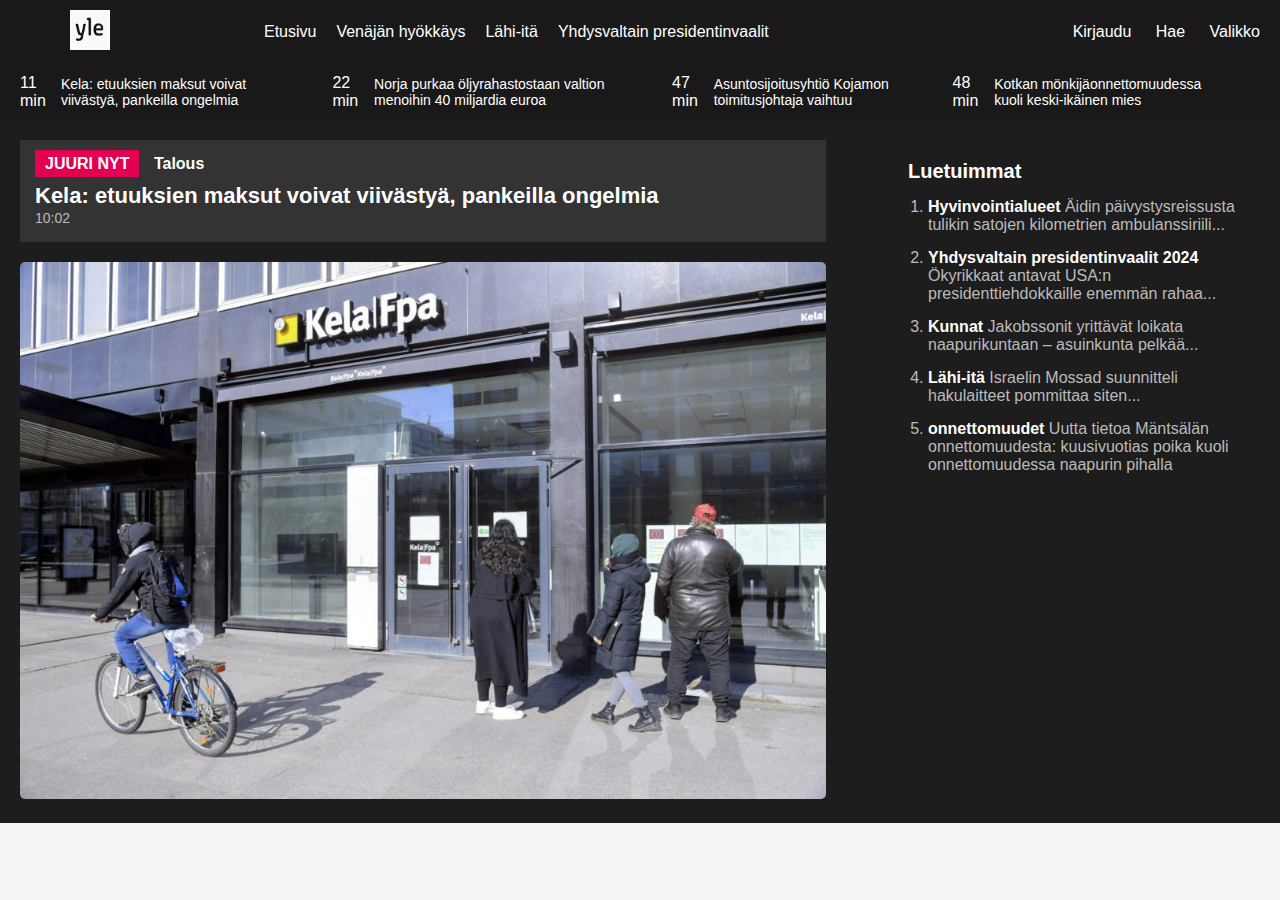
<file: harj1/index.html>
<!DOCTYPE html>
<html lang="en">
<head> 
    <title>Yle.fi</title>
    <link rel="stylesheet" href="style.css">
</head>
<body>
    <header>
        <div class="Etusivu">
            <div class="logo">
                <img src="yle.png" alt="ylelogo">
            </div>
            <div class="päävalikko">
                <ul>
                    <li><a>Etusivu</a></li>
                    <li><a>Venäjän hyökkäys</a></li>
                    <li><a>Lähi-itä</a></li>
                    <li><a>Yhdysvaltain presidentinvaalit</a></li>
                </ul>
            </div>
            <div class="käyttäjä">
                <a>Kirjaudu</a> 
                <a>Hae</a>
                <a>Valikko</a> 
            </div>
        </div>

        <div class="liveuutiset">
            <div class="uutinen"> 
                <span>11 min</span> 
                <p>Kela: etuuksien maksut voivat viivästyä, pankeilla ongelmia</p>
            </div>
            <div class="uutinen">
                <span>22 min</span> 
                <p>Norja purkaa öljyrahastostaan valtion menoihin 40 miljardia euroa</p>
            </div>
            <div class="uutinen">
                <span>47 min</span> 
                <p>Asuntosijoitusyhtiö Kojamon toimitusjohtaja vaihtuu</p>
            </div>
            <div class="uutinen">
                <span>48 min</span> 
                <p>Kotkan mönkijäonnettomuudessa kuoli keski-ikäinen mies</p>
            </div>
        </div>
    </header>

    <div class="sisältö">
        <div class="pääuutinen">
            <div class="isouutinen">
                <span class="etiketti">JUURI NYT</span>
                <span class="kategoria">Talous</span>
                <h2>Kela: etuuksien maksut voivat viivästyä, pankeilla ongelmia</h2>
                <time>10:02</time>
            </div>
            <div class="artikkelikuva">
                <img src="kela.jpg" alt="kelakuva">
            </div>
        </div>

        
        <aside class="luetuin">
            <h3>Luetuimmat</h3>
            <ol>
                <li><span>Hyvinvointialueet</span> Äidin päivystysreissusta tulikin satojen kilometrien ambulanssiriili...</li>
                <li><span>Yhdysvaltain presidentinvaalit 2024</span> Ökyrikkaat antavat USA:n presidenttiehdokkaille enemmän rahaa...</li>
                <li><span>Kunnat</span> Jakobssonit yrittävät loikata naapurikuntaan – asuinkunta pelkää...</li>
                <li><span>Lähi-itä</span> Israelin Mossad suunnitteli hakulaitteet pommittaa siten...</li>
                <li><span>onnettomuudet</span> Uutta tietoa Mäntsälän onnettomuudesta: kuusivuotias poika kuoli onnettomuudessa naapurin pihalla</li>
            </ol>
        </aside>
    </main>
</body>
</html>
</file>
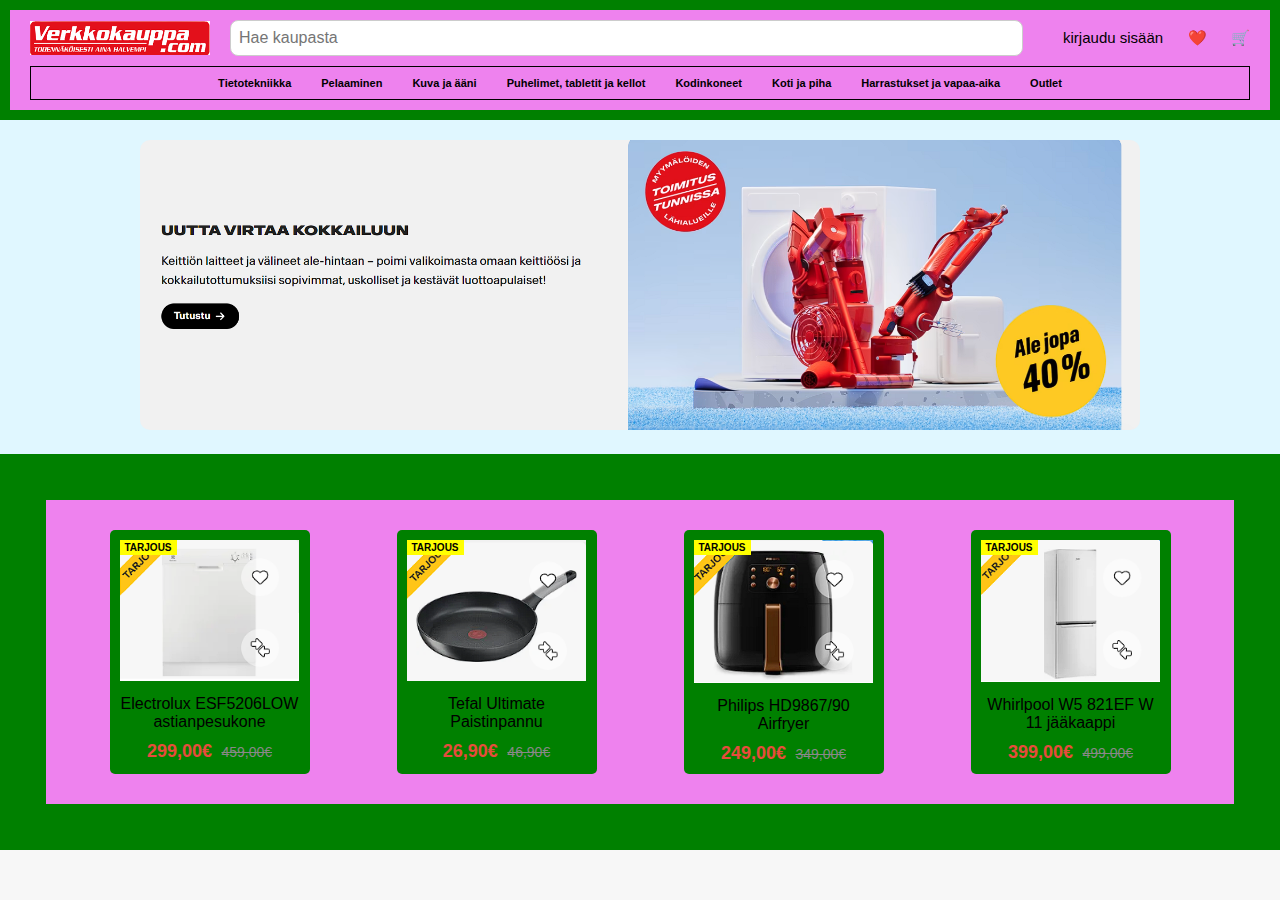
<file: verkkokauppa.com/index.html>
<!DOCTYPE html>
<html lang="fi">
<head>
    <meta charset="UTF-8">
    <meta name="viewport" content="width=device-width, initial-scale=1.0">
    <title>Verkkokauppa.com</title>
    <link rel="stylesheet" href="style.css">
</head>
<body>
   
    <header>
        <div class="header-content">
            <img src="Nimetön.png" alt="Verkkokauppa Logo" class="logo">
            <input type="text" placeholder="Hae kaupasta" class="search-bar">
            <div class="header-icons">
                <span>kirjaudu sisään</span>
                <span>❤️</span>
                <span>🛒</span>
            </div>
        </div>
        <nav>
            <ul>
                <li><a>Tietotekniikka</a></li>
                <li><a>Pelaaminen</a></li>
                <li><a>Kuva ja ääni</a></li>
                <li><a>Puhelimet, tabletit ja kellot</a></li>
                <li><a>Kodinkoneet</a></li>
                <li><a>Koti ja piha</a></li>
                <li><a>Harrastukset ja vapaa-aika</a></li>
                <li><a>Outlet</a></li>
            </ul>
        </nav>
    </header>

    <section class="main-banner">
        <div class="banner-content">
            <img src="promotion-banner.png" alt="Promotion Image" class="promotion-img">
        </div>
    </section>

    <section class="ostokset">
        <div class="ostoskärry">
            <img src="dishwasher.png" alt="astianpesukone">
            <p>Electrolux ESF5206LOW astianpesukone</p>
            <span class="hinta">299,00€</span>
            <span class="vanha-hinta">459,00€</span>
        </div>
        <div class="ostoskärry">
            <img src="pan.png" alt="pannu">
            <p>Tefal Ultimate Paistinpannu</p>
            <span class="hinta">26,90€</span>
            <span class="vanha-hinta">46,90€</span>
        </div>
        <div class="ostoskärry">
            <img src="airfryer.png" alt="jokuasia">
            <p>Philips HD9867/90 Airfryer</p>
            <span class="hinta">249,00€</span>
            <span class="vanha-hinta">349,00€</span>
        </div>
        <div class="ostoskärry">
            <img src="jääkaappi.png" alt="jokuasia">
            <p>Whirlpool W5 821EF W 11 jääkaappi</p>
            <span class="hinta">399,00€</span>
            <span class="vanha-hinta">499,00€</span>
        </div>
        
      
    </section>
</body>
</html>
</file>
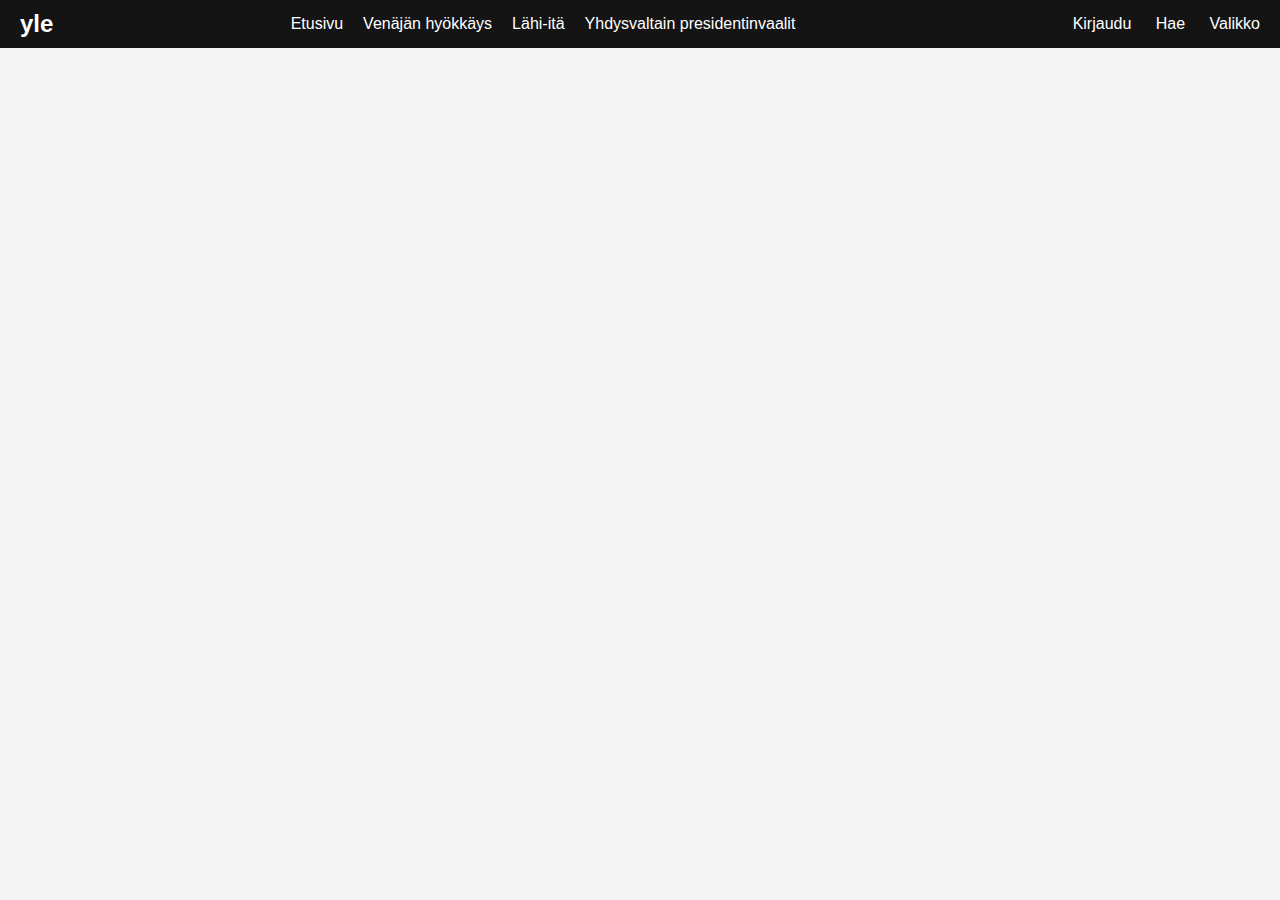
<file: harjoitus/page-header/index.html>
<!DOCTYPE html>
<html>
    <head>
        <title>page-header</title>
        <link rel="stylesheet" href="style.css">
    
    </head>
    <body>
        <header>
            <div class="nimi">
                <div class="logo">
                    <h1>yle</h1>
                </div>
                <div class="aiheet">
                    <ul>
                        <li><a>Etusivu</a></li>
                        <li><a>Venäjän hyökkäys</a></li>
                        <li><a>Lähi-itä</a></li>
                        <li><a>Yhdysvaltain presidentinvaalit</a></li>
                    </ul>
                </div>
                <div class="valikot">
                    <a>Kirjaudu</a>
                    <a>Hae</a>
                    <a>Valikko</a>
                </div>
            </div>
    </body>
</html>
</file>
<file: harj1/style.css>
* {
    margin: 0;
    padding: 0;
    box-sizing: border-box;
}

body {
    font-family: Arial, sans-serif;
    background-color: #f4f4f4;
    color: #fff;
}

.Etusivu {
    display: flex;
    justify-content: space-between;
    align-items: center;
    background-color: #1a1919;
    padding: 10px 20px;
}

.logo img {
    font-size: 24px;
    color: #fff;
    width: 40px;
    height: 40px;
    margin-left: 50px;
}

.päävalikko ul {
    list-style: none;
    display: flex;
    margin-right: 110px;
    
}

.päävalikko ul li {
    margin-right: 20px;
}

.päävalikko ul li a {
    color: #fff;
    text-decoration: none;
    font-size: 16px;
}

.käyttäjä a {
    color: #fff;
    font-size: 16px;
    padding-left: 20px;
    align-items: center;
    justify-content: space-between;
   
}

.liveuutiset {
    display: flex;
    background-color: #1a1919;
    padding: 10px 20px;
    justify-content: space-between;
}

.uutinen {
    display: flex;
    align-items: center;
    margin-right: 30px;
}

.uutinen span {
    margin-right: 10px;
}

.uutinen p {
    color: #fff;
    font-size: 14px;
}


body {
    font-family: Arial, sans-serif;
    background-color: #f4f4f4;
    color: #fff;
}

.sisältö {
    display: flex;
    justify-content: space-between;
    padding: 20px;
    background-color: #1d1d1d;
}

.pääuutinen {
    width: 65%;
}

.isouutinen {
    background-color: #333;
    padding: 15px;
    margin-bottom: 20px;
}

.isouutinen .etiketti {
    background-color: #e30051;
    color: #fff;
    padding: 5px 10px;
    font-weight: bold;
    margin-right: 10px;
}

.isouutinen .kategoria {
    color: #fff;
    font-weight: bold;
}

.isouutinen h2 {
    font-size: 22px;
    margin-top: 10px;
}

.isouutinen time {
    color: #bbb;
    font-size: 14px;
}

.artikkelikuva img {
    width: 100%;
    height: auto;
    border-radius: 5px;
}

.luetuin {
    width: 30%;
    background-color: #1d1d1d;
    padding: 20px;
}

.luetuin h3 {
    font-size: 20px;
    margin-bottom: 15px;
    color: #fff;
}

.luetuin ol {
    list-style-type: decimal;
    padding-left: 20px;
    color: #bbb;
}

.luetuin li {
    margin-bottom: 15px;
}

.luetuin li span {
    font-weight: bold;
    color: #fff;
}

.luetuin li:hover {
    color: #fff;
    cursor: pointer;
}
</file>
<file: verkkokauppa.com/style.css>
* {
    margin: 0;
    padding: 0;
    box-sizing: border-box;
}

body {
    font-family: Arial, sans-serif;
    background-color: #f7f7f7;
}

header {
    background-color: #fff;
    padding: 10px 20px;
    border-bottom: 1px solid #ccc;
    background-color: violet;
    border: solid 10px green
}

.header-content {
    display: flex;
    justify-content: space-between;
    align-items: center;
}

.logo {
    height: 50px;
    width: 180px;
    height: 34px;
}

.search-bar {
    flex: 1;
    margin: 0 20px;
    padding: 8px;
    font-size: 16px;
    border: 1px solid #ccc;
    border-radius: 8px;
}

.header-icons span {
    margin-left: 20px;
    font-size: 15px;
}

nav {
    background-color: #ffffff;
}

nav ul {
    display: flex;
    justify-content: center;
    padding: 10px 0;
    margin-top: 10px;
    font-size: 11px;
    background-color: violet;
    border: solid 1px black
    
}

nav ul li {
    list-style: none;
    margin: 0 15px;
}

nav ul li a {
    text-decoration: none;
    color: #000;
    font-weight: bold;
}

.main-banner {
    background-color: #e0f7ff;
    padding: 20px;
    text-align: center;
    display: flex;
    justify-content: center;
    align-items: center;
}

.banner-content {
    position: relative;
}

.banner-content p {
    position: absolute;
    top: 30px;
    left: 20px;
    font-size: 40px;
    color: #ffde00;
    font-weight: bold;
}

.promotion-img {
    max-width: 1000px;
    width: 100%;
    border-radius: 10px;
}

.ostokset {
    display: flex;
    justify-content: space-around;
    flex-wrap: wrap;
    padding: 20px;
    border: solid 46px green;
    background-color: violet
    
}

.ostoskärry {
    background-color: green;
    border: solid 2px black
    background-color: #fff;
    width: 200px;
    margin: 10px;
    padding: 10px;
    border-radius: 5px;
    text-align: center;
    position: relative;
}

.ostoskärry img {
    max-width: 100%;
    height: auto;
    
}

.ostoskärry p {
    margin: 10px 0;
    font-size: 16px;
   
    
}

.hinta {
    color: #e74c3c;
    font-size: 18px;
    font-weight: bold;
}

.vanha-hinta {
    text-decoration: line-through;
    color: #888;
    margin-left: 5px;
    font-size: 14px;
}

.ostoskärry:before {
    content: 'TARJOUS';
    position: absolute;
    top: 10px;
    left: 10px;
    background-color: yellow;
    padding: 2px 5px;
    font-size: 10px;
    font-weight: bold;
    color: black;
}
</file>
<file: harjoitus/page-header/style.css>
* {
    margin: 0;
    padding: 0;
    box-sizing: border-box;
}

body {
    font-family: Arial, sans-serif;
    background-color: #f4f4f4;
    color: #fff;
}

.nimi {
    display: flex;
    justify-content: space-between;
    align-items: center;
    background-color: #141414;
    padding: 10px 20px;
}

.logo h1 {
    font-size: 24px;
    color: #fff;
}

.aiheet ul {
    list-style: none;
    display: flex;
}

.aiheet ul li {
    margin-right: 20px;
}

.aiheet ul li a {
    color: #fff;
    text-decoration: none;
    font-size: 16px;
}

.valikot a {
    color: #fff;
    margin-left: 20px;
    text-decoration: none;
    font-size: 16px;
}
</file>
